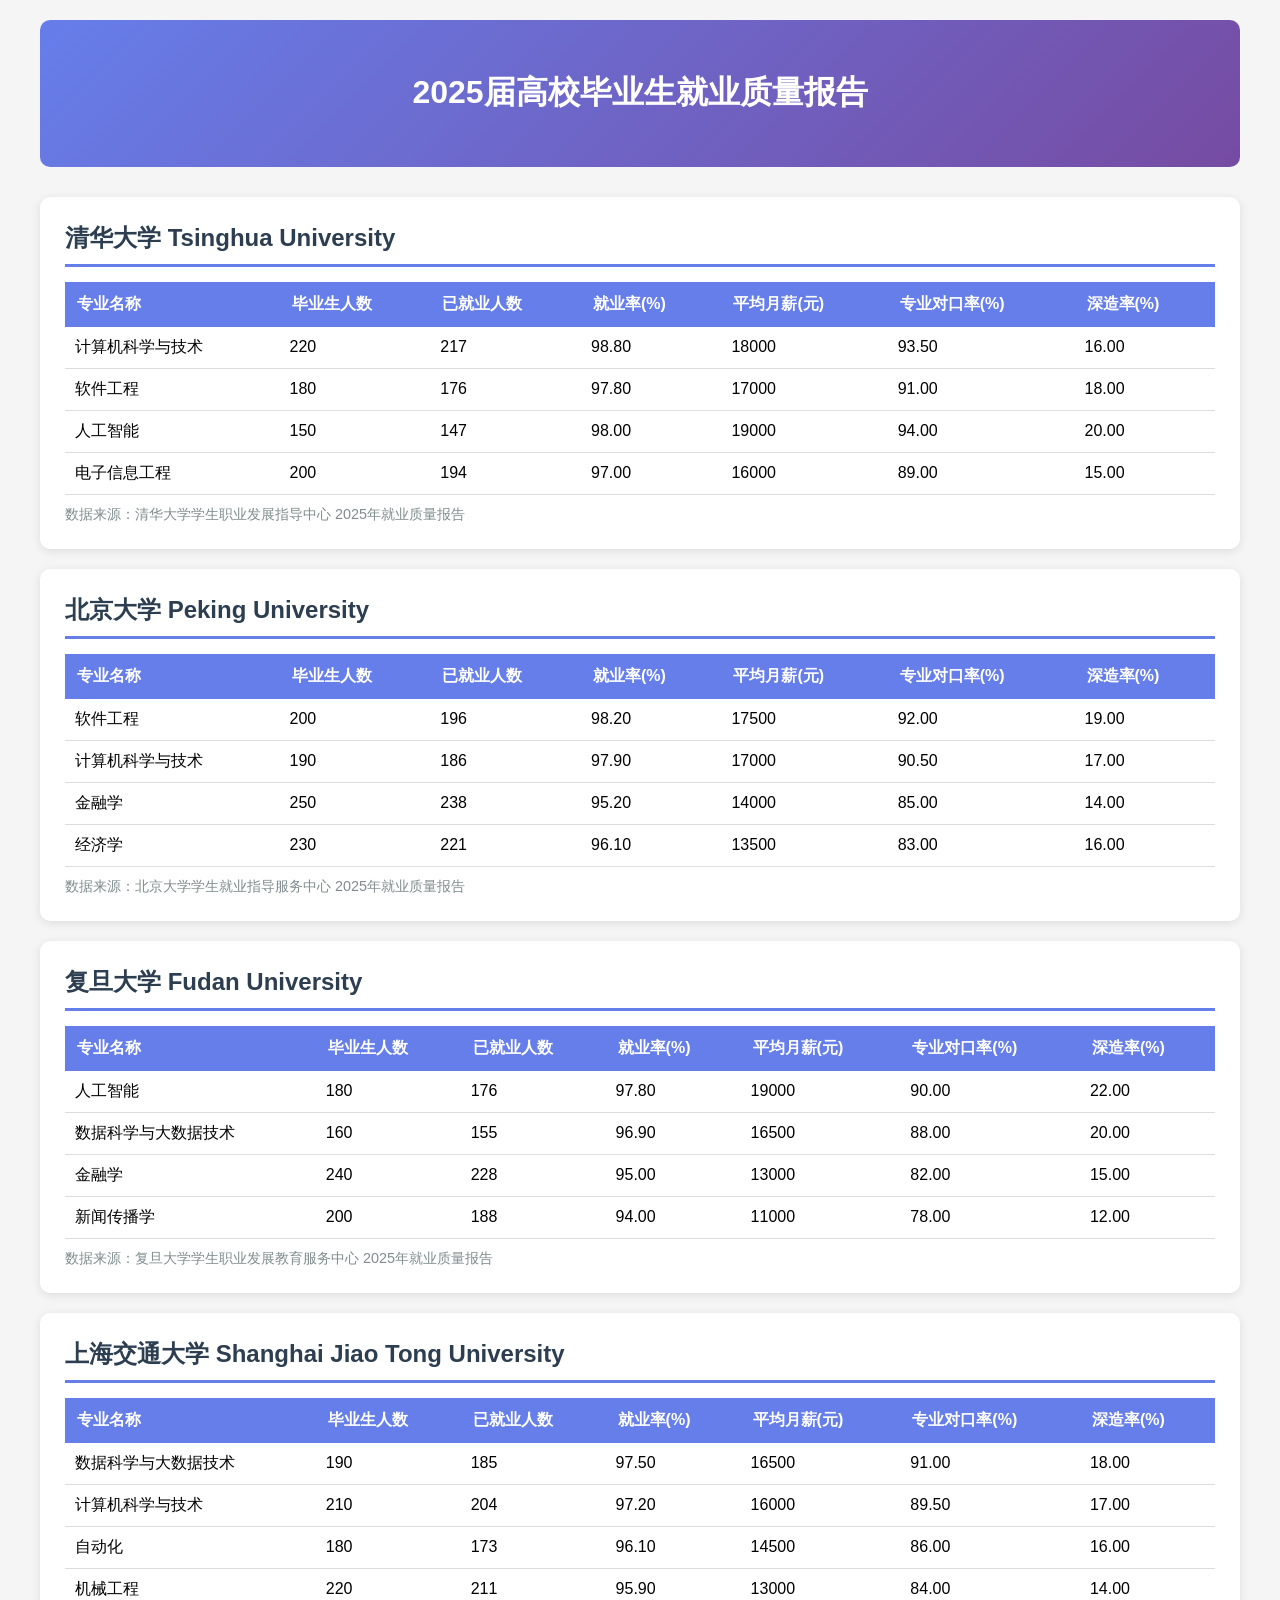
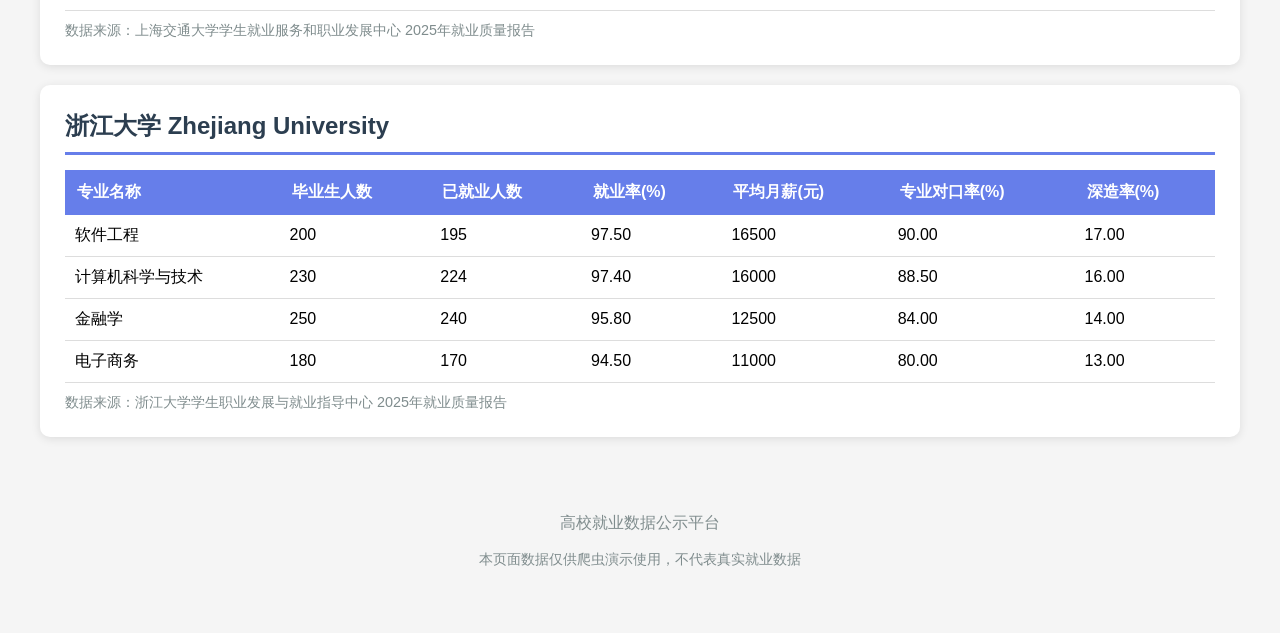
<file: presure_analysis/src/main/resources/static/mock-data/employment-report.html>
<!DOCTYPE html>
<html lang="zh-CN">
<head>
    <meta charset="UTF-8">
    <meta name="viewport" content="width=device-width, initial-scale=1.0">
    <title>2025届高校毕业生就业质量报告 - 数据公示</title>
    <style>
        body {
            font-family: Arial, sans-serif;
            max-width: 1200px;
            margin: 0 auto;
            padding: 20px;
            background: #f5f5f5;
        }
        .header {
            background: linear-gradient(135deg, #667eea 0%, #764ba2 100%);
            color: white;
            padding: 30px;
            border-radius: 10px;
            text-align: center;
            margin-bottom: 30px;
        }
        .university-section {
            background: white;
            padding: 25px;
            margin-bottom: 20px;
            border-radius: 10px;
            box-shadow: 0 2px 10px rgba(0,0,0,0.1);
        }
        .university-name {
            font-size: 24px;
            font-weight: bold;
            color: #2c3e50;
            margin-bottom: 15px;
            border-bottom: 3px solid #667eea;
            padding-bottom: 10px;
        }
        table {
            width: 100%;
            border-collapse: collapse;
            margin-top: 15px;
        }
        th {
            background: #667eea;
            color: white;
            padding: 12px;
            text-align: left;
            font-weight: bold;
        }
        td {
            padding: 10px;
            border-bottom: 1px solid #ddd;
        }
        tr:hover {
            background: #f8f9fa;
        }
        .stat-value {
            font-weight: bold;
            color: #27ae60;
        }
        .data-source {
            color: #7f8c8d;
            font-size: 0.9em;
            margin-top: 10px;
        }
    </style>
</head>
<body>
    <div class="header">
        <h1>2025届高校毕业生就业质量报告</h1>
<!--        <p>Employment Quality Report 2025</p>-->
<!--        <p style="font-size: 0.9em;">数据来源：各高校就业指导中心 | 统计时间：2025年6月</p>-->
    </div>

    <!-- 清华大学 -->
    <div class="university-section" data-university="清华大学">
        <div class="university-name">清华大学 Tsinghua University</div>
        <table class="employment-table">
            <thead>
                <tr>
                    <th>专业名称</th>
                    <th>毕业生人数</th>
                    <th>已就业人数</th>
                    <th>就业率(%)</th>
                    <th>平均月薪(元)</th>
                    <th>专业对口率(%)</th>
                    <th>深造率(%)</th>
                </tr>
            </thead>
            <tbody>
                <tr>
                    <td class="major">计算机科学与技术</td>
                    <td class="graduate-count">220</td>
                    <td class="employed-count">217</td>
                    <td class="rate">98.80</td>
                    <td class="salary">18000</td>
                    <td class="match-rate">93.50</td>
                    <td class="study-rate">16.00</td>
                </tr>
                <tr>
                    <td class="major">软件工程</td>
                    <td class="graduate-count">180</td>
                    <td class="employed-count">176</td>
                    <td class="rate">97.80</td>
                    <td class="salary">17000</td>
                    <td class="match-rate">91.00</td>
                    <td class="study-rate">18.00</td>
                </tr>
                <tr>
                    <td class="major">人工智能</td>
                    <td class="graduate-count">150</td>
                    <td class="employed-count">147</td>
                    <td class="rate">98.00</td>
                    <td class="salary">19000</td>
                    <td class="match-rate">94.00</td>
                    <td class="study-rate">20.00</td>
                </tr>
                <tr>
                    <td class="major">电子信息工程</td>
                    <td class="graduate-count">200</td>
                    <td class="employed-count">194</td>
                    <td class="rate">97.00</td>
                    <td class="salary">16000</td>
                    <td class="match-rate">89.00</td>
                    <td class="study-rate">15.00</td>
                </tr>
            </tbody>
        </table>
        <div class="data-source">数据来源：清华大学学生职业发展指导中心 2025年就业质量报告</div>
    </div>

    <!-- 北京大学 -->
    <div class="university-section" data-university="北京大学">
        <div class="university-name">北京大学 Peking University</div>
        <table class="employment-table">
            <thead>
                <tr>
                    <th>专业名称</th>
                    <th>毕业生人数</th>
                    <th>已就业人数</th>
                    <th>就业率(%)</th>
                    <th>平均月薪(元)</th>
                    <th>专业对口率(%)</th>
                    <th>深造率(%)</th>
                </tr>
            </thead>
            <tbody>
                <tr>
                    <td class="major">软件工程</td>
                    <td class="graduate-count">200</td>
                    <td class="employed-count">196</td>
                    <td class="rate">98.20</td>
                    <td class="salary">17500</td>
                    <td class="match-rate">92.00</td>
                    <td class="study-rate">19.00</td>
                </tr>
                <tr>
                    <td class="major">计算机科学与技术</td>
                    <td class="graduate-count">190</td>
                    <td class="employed-count">186</td>
                    <td class="rate">97.90</td>
                    <td class="salary">17000</td>
                    <td class="match-rate">90.50</td>
                    <td class="study-rate">17.00</td>
                </tr>
                <tr>
                    <td class="major">金融学</td>
                    <td class="graduate-count">250</td>
                    <td class="employed-count">238</td>
                    <td class="rate">95.20</td>
                    <td class="salary">14000</td>
                    <td class="match-rate">85.00</td>
                    <td class="study-rate">14.00</td>
                </tr>
                <tr>
                    <td class="major">经济学</td>
                    <td class="graduate-count">230</td>
                    <td class="employed-count">221</td>
                    <td class="rate">96.10</td>
                    <td class="salary">13500</td>
                    <td class="match-rate">83.00</td>
                    <td class="study-rate">16.00</td>
                </tr>
            </tbody>
        </table>
        <div class="data-source">数据来源：北京大学学生就业指导服务中心 2025年就业质量报告</div>
    </div>

    <!-- 复旦大学 -->
    <div class="university-section" data-university="复旦大学">
        <div class="university-name">复旦大学 Fudan University</div>
        <table class="employment-table">
            <thead>
                <tr>
                    <th>专业名称</th>
                    <th>毕业生人数</th>
                    <th>已就业人数</th>
                    <th>就业率(%)</th>
                    <th>平均月薪(元)</th>
                    <th>专业对口率(%)</th>
                    <th>深造率(%)</th>
                </tr>
            </thead>
            <tbody>
                <tr>
                    <td class="major">人工智能</td>
                    <td class="graduate-count">180</td>
                    <td class="employed-count">176</td>
                    <td class="rate">97.80</td>
                    <td class="salary">19000</td>
                    <td class="match-rate">90.00</td>
                    <td class="study-rate">22.00</td>
                </tr>
                <tr>
                    <td class="major">数据科学与大数据技术</td>
                    <td class="graduate-count">160</td>
                    <td class="employed-count">155</td>
                    <td class="rate">96.90</td>
                    <td class="salary">16500</td>
                    <td class="match-rate">88.00</td>
                    <td class="study-rate">20.00</td>
                </tr>
                <tr>
                    <td class="major">金融学</td>
                    <td class="graduate-count">240</td>
                    <td class="employed-count">228</td>
                    <td class="rate">95.00</td>
                    <td class="salary">13000</td>
                    <td class="match-rate">82.00</td>
                    <td class="study-rate">15.00</td>
                </tr>
                <tr>
                    <td class="major">新闻传播学</td>
                    <td class="graduate-count">200</td>
                    <td class="employed-count">188</td>
                    <td class="rate">94.00</td>
                    <td class="salary">11000</td>
                    <td class="match-rate">78.00</td>
                    <td class="study-rate">12.00</td>
                </tr>
            </tbody>
        </table>
        <div class="data-source">数据来源：复旦大学学生职业发展教育服务中心 2025年就业质量报告</div>
    </div>

    <!-- 上海交通大学 -->
    <div class="university-section" data-university="上海交通大学">
        <div class="university-name">上海交通大学 Shanghai Jiao Tong University</div>
        <table class="employment-table">
            <thead>
                <tr>
                    <th>专业名称</th>
                    <th>毕业生人数</th>
                    <th>已就业人数</th>
                    <th>就业率(%)</th>
                    <th>平均月薪(元)</th>
                    <th>专业对口率(%)</th>
                    <th>深造率(%)</th>
                </tr>
            </thead>
            <tbody>
                <tr>
                    <td class="major">数据科学与大数据技术</td>
                    <td class="graduate-count">190</td>
                    <td class="employed-count">185</td>
                    <td class="rate">97.50</td>
                    <td class="salary">16500</td>
                    <td class="match-rate">91.00</td>
                    <td class="study-rate">18.00</td>
                </tr>
                <tr>
                    <td class="major">计算机科学与技术</td>
                    <td class="graduate-count">210</td>
                    <td class="employed-count">204</td>
                    <td class="rate">97.20</td>
                    <td class="salary">16000</td>
                    <td class="match-rate">89.50</td>
                    <td class="study-rate">17.00</td>
                </tr>
                <tr>
                    <td class="major">自动化</td>
                    <td class="graduate-count">180</td>
                    <td class="employed-count">173</td>
                    <td class="rate">96.10</td>
                    <td class="salary">14500</td>
                    <td class="match-rate">86.00</td>
                    <td class="study-rate">16.00</td>
                </tr>
                <tr>
                    <td class="major">机械工程</td>
                    <td class="graduate-count">220</td>
                    <td class="employed-count">211</td>
                    <td class="rate">95.90</td>
                    <td class="salary">13000</td>
                    <td class="match-rate">84.00</td>
                    <td class="study-rate">14.00</td>
                </tr>
            </tbody>
        </table>
        <div class="data-source">数据来源：上海交通大学学生就业服务和职业发展中心 2025年就业质量报告</div>
    </div>

    <!-- 浙江大学 -->
    <div class="university-section" data-university="浙江大学">
        <div class="university-name">浙江大学 Zhejiang University</div>
        <table class="employment-table">
            <thead>
                <tr>
                    <th>专业名称</th>
                    <th>毕业生人数</th>
                    <th>已就业人数</th>
                    <th>就业率(%)</th>
                    <th>平均月薪(元)</th>
                    <th>专业对口率(%)</th>
                    <th>深造率(%)</th>
                </tr>
            </thead>
            <tbody>
                <tr>
                    <td class="major">软件工程</td>
                    <td class="graduate-count">200</td>
                    <td class="employed-count">195</td>
                    <td class="rate">97.50</td>
                    <td class="salary">16500</td>
                    <td class="match-rate">90.00</td>
                    <td class="study-rate">17.00</td>
                </tr>
                <tr>
                    <td class="major">计算机科学与技术</td>
                    <td class="graduate-count">230</td>
                    <td class="employed-count">224</td>
                    <td class="rate">97.40</td>
                    <td class="salary">16000</td>
                    <td class="match-rate">88.50</td>
                    <td class="study-rate">16.00</td>
                </tr>
                <tr>
                    <td class="major">金融学</td>
                    <td class="graduate-count">250</td>
                    <td class="employed-count">240</td>
                    <td class="rate">95.80</td>
                    <td class="salary">12500</td>
                    <td class="match-rate">84.00</td>
                    <td class="study-rate">14.00</td>
                </tr>
                <tr>
                    <td class="major">电子商务</td>
                    <td class="graduate-count">180</td>
                    <td class="employed-count">170</td>
                    <td class="rate">94.50</td>
                    <td class="salary">11000</td>
                    <td class="match-rate">80.00</td>
                    <td class="study-rate">13.00</td>
                </tr>
            </tbody>
        </table>
        <div class="data-source">数据来源：浙江大学学生职业发展与就业指导中心 2025年就业质量报告</div>
    </div>

    <footer style="text-align: center; padding: 30px; color: #7f8c8d; margin-top: 30px;">
        <p>高校就业数据公示平台</p>
        <p style="font-size: 0.9em;">本页面数据仅供爬虫演示使用，不代表真实就业数据</p>
    </footer>
</body>
</html>
</file>
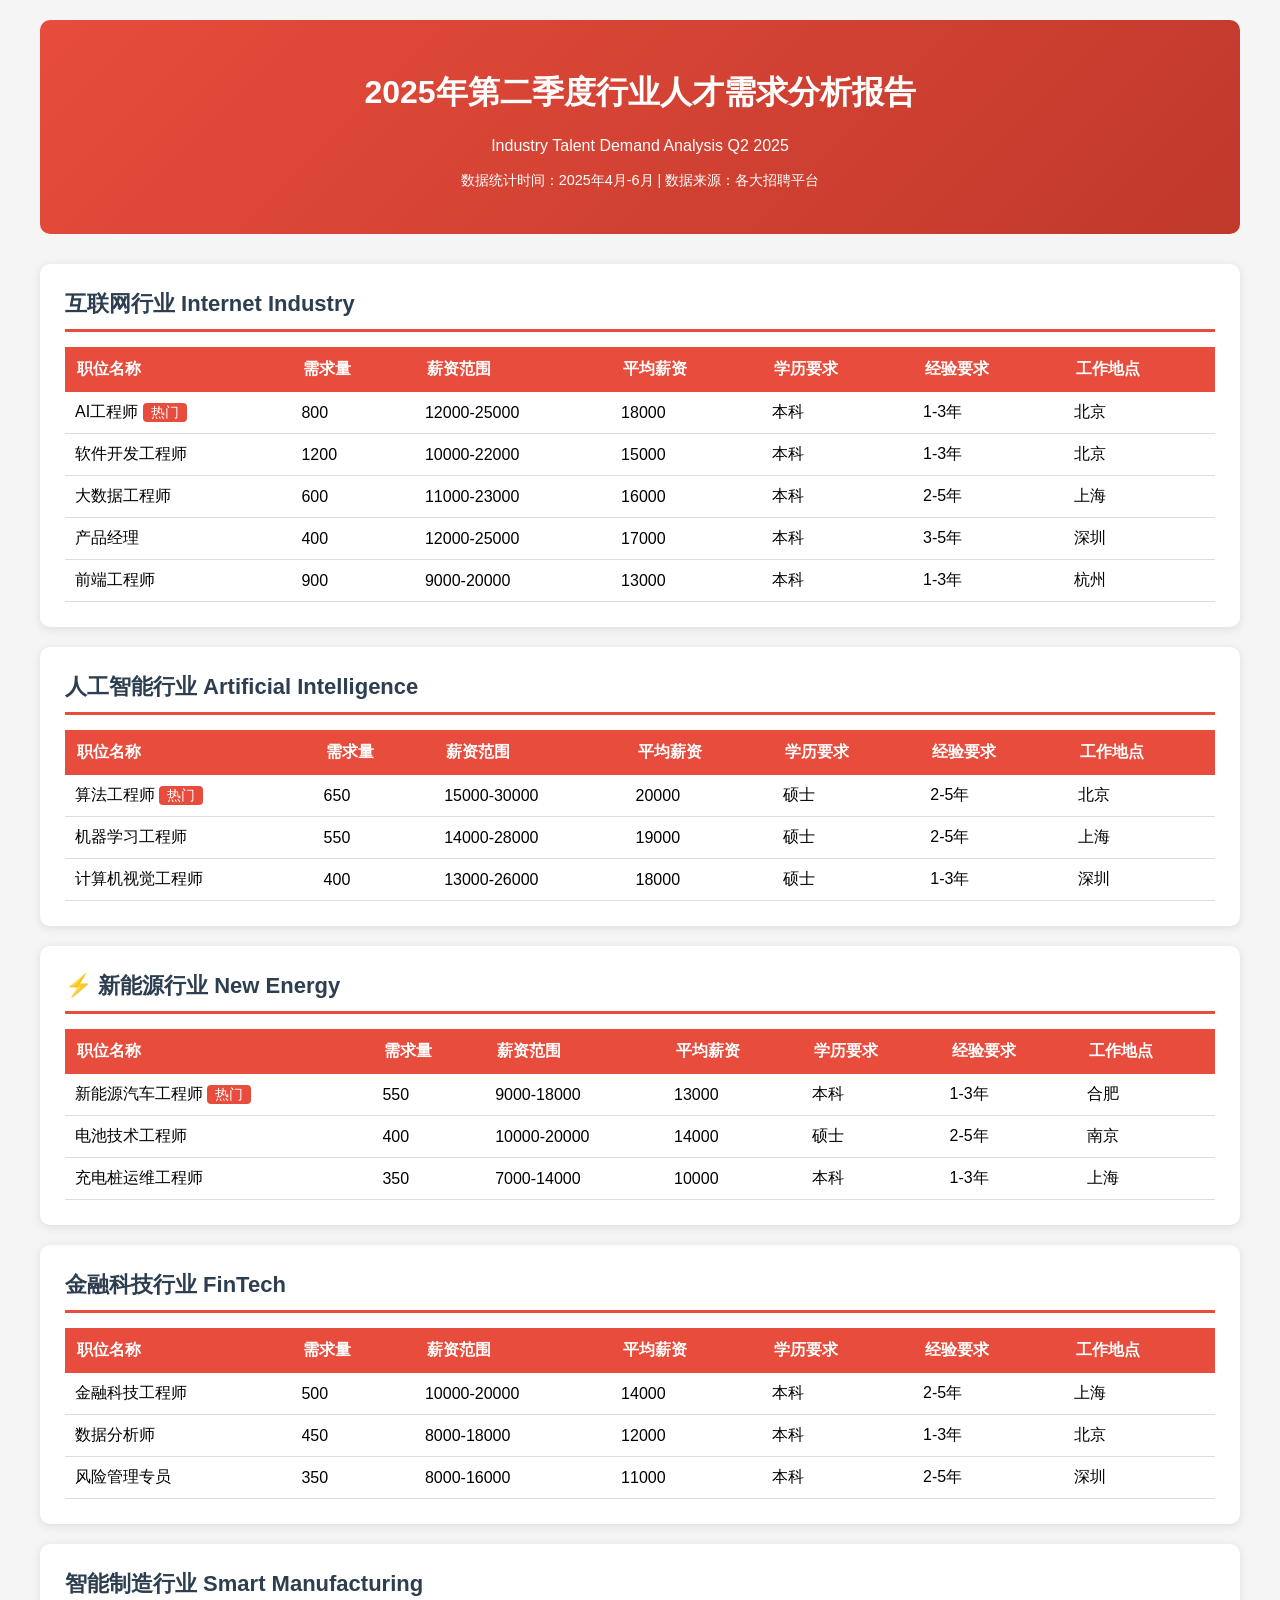
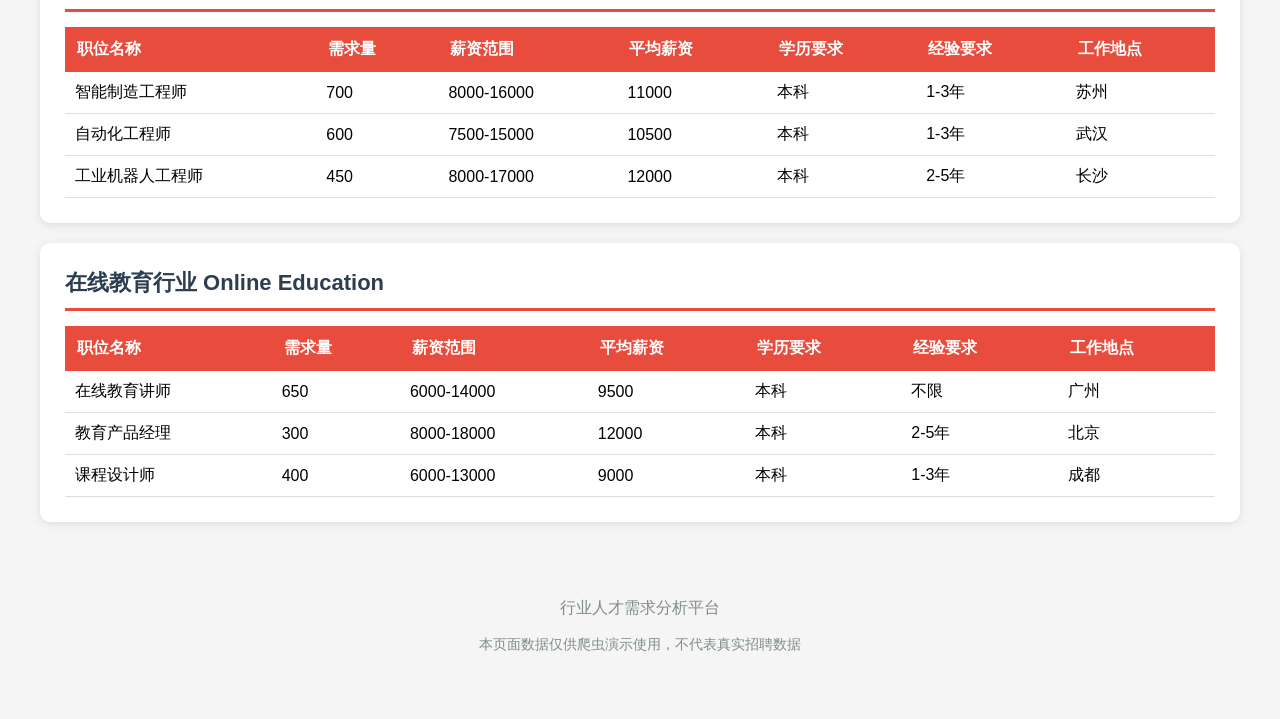
<file: presure_analysis/src/main/resources/static/mock-data/industry-demand.html>
<!DOCTYPE html>
<html lang="zh-CN">
<head>
    <meta charset="UTF-8">
    <meta name="viewport" content="width=device-width, initial-scale=1.0">
    <title>2025年Q2行业人才需求分析报告</title>
    <style>
        body {
            font-family: Arial, sans-serif;
            max-width: 1200px;
            margin: 0 auto;
            padding: 20px;
            background: #f5f5f5;
        }
        .header {
            background: linear-gradient(135deg, #e74c3c 0%, #c0392b 100%);
            color: white;
            padding: 30px;
            border-radius: 10px;
            text-align: center;
            margin-bottom: 30px;
        }
        .industry-section {
            background: white;
            padding: 25px;
            margin-bottom: 20px;
            border-radius: 10px;
            box-shadow: 0 2px 10px rgba(0,0,0,0.1);
        }
        .industry-name {
            font-size: 22px;
            font-weight: bold;
            color: #2c3e50;
            margin-bottom: 15px;
            border-bottom: 3px solid #e74c3c;
            padding-bottom: 10px;
        }
        table {
            width: 100%;
            border-collapse: collapse;
            margin-top: 15px;
        }
        th {
            background: #e74c3c;
            color: white;
            padding: 12px;
            text-align: left;
        }
        td {
            padding: 10px;
            border-bottom: 1px solid #ddd;
        }
        tr:hover {
            background: #f8f9fa;
        }
        .hot-tag {
            background: #e74c3c;
            color: white;
            padding: 2px 8px;
            border-radius: 4px;
            font-size: 0.85em;
        }
    </style>
</head>
<body>
    <div class="header">
        <h1>2025年第二季度行业人才需求分析报告</h1>
        <p>Industry Talent Demand Analysis Q2 2025</p>
        <p style="font-size: 0.9em;">数据统计时间：2025年4月-6月 | 数据来源：各大招聘平台</p>
    </div>

    <!-- 互联网行业 -->
    <div class="industry-section" data-industry="互联网">
        <div class="industry-name">互联网行业 Internet Industry</div>
        <table class="job-table">
            <thead>
                <tr>
                    <th>职位名称</th>
                    <th>需求量</th>
                    <th>薪资范围</th>
                    <th>平均薪资</th>
                    <th>学历要求</th>
                    <th>经验要求</th>
                    <th>工作地点</th>
                </tr>
            </thead>
            <tbody>
                <tr>
                    <td class="position">AI工程师 <span class="hot-tag">热门</span></td>
                    <td class="demand">800</td>
                    <td class="salary-range">12000-25000</td>
                    <td class="avg-salary">18000</td>
                    <td class="education">本科</td>
                    <td class="experience">1-3年</td>
                    <td class="location">北京</td>
                </tr>
                <tr>
                    <td class="position">软件开发工程师</td>
                    <td class="demand">1200</td>
                    <td class="salary-range">10000-22000</td>
                    <td class="avg-salary">15000</td>
                    <td class="education">本科</td>
                    <td class="experience">1-3年</td>
                    <td class="location">北京</td>
                </tr>
                <tr>
                    <td class="position">大数据工程师</td>
                    <td class="demand">600</td>
                    <td class="salary-range">11000-23000</td>
                    <td class="avg-salary">16000</td>
                    <td class="education">本科</td>
                    <td class="experience">2-5年</td>
                    <td class="location">上海</td>
                </tr>
                <tr>
                    <td class="position">产品经理</td>
                    <td class="demand">400</td>
                    <td class="salary-range">12000-25000</td>
                    <td class="avg-salary">17000</td>
                    <td class="education">本科</td>
                    <td class="experience">3-5年</td>
                    <td class="location">深圳</td>
                </tr>
                <tr>
                    <td class="position">前端工程师</td>
                    <td class="demand">900</td>
                    <td class="salary-range">9000-20000</td>
                    <td class="avg-salary">13000</td>
                    <td class="education">本科</td>
                    <td class="experience">1-3年</td>
                    <td class="location">杭州</td>
                </tr>
            </tbody>
        </table>
    </div>

    <!-- 人工智能行业 -->
    <div class="industry-section" data-industry="人工智能">
        <div class="industry-name">人工智能行业 Artificial Intelligence</div>
        <table class="job-table">
            <thead>
                <tr>
                    <th>职位名称</th>
                    <th>需求量</th>
                    <th>薪资范围</th>
                    <th>平均薪资</th>
                    <th>学历要求</th>
                    <th>经验要求</th>
                    <th>工作地点</th>
                </tr>
            </thead>
            <tbody>
                <tr>
                    <td class="position">算法工程师 <span class="hot-tag">热门</span></td>
                    <td class="demand">650</td>
                    <td class="salary-range">15000-30000</td>
                    <td class="avg-salary">20000</td>
                    <td class="education">硕士</td>
                    <td class="experience">2-5年</td>
                    <td class="location">北京</td>
                </tr>
                <tr>
                    <td class="position">机器学习工程师</td>
                    <td class="demand">550</td>
                    <td class="salary-range">14000-28000</td>
                    <td class="avg-salary">19000</td>
                    <td class="education">硕士</td>
                    <td class="experience">2-5年</td>
                    <td class="location">上海</td>
                </tr>
                <tr>
                    <td class="position">计算机视觉工程师</td>
                    <td class="demand">400</td>
                    <td class="salary-range">13000-26000</td>
                    <td class="avg-salary">18000</td>
                    <td class="education">硕士</td>
                    <td class="experience">1-3年</td>
                    <td class="location">深圳</td>
                </tr>
            </tbody>
        </table>
    </div>

    <!-- 新能源行业 -->
    <div class="industry-section" data-industry="新能源">
        <div class="industry-name">⚡ 新能源行业 New Energy</div>
        <table class="job-table">
            <thead>
                <tr>
                    <th>职位名称</th>
                    <th>需求量</th>
                    <th>薪资范围</th>
                    <th>平均薪资</th>
                    <th>学历要求</th>
                    <th>经验要求</th>
                    <th>工作地点</th>
                </tr>
            </thead>
            <tbody>
                <tr>
                    <td class="position">新能源汽车工程师 <span class="hot-tag">热门</span></td>
                    <td class="demand">550</td>
                    <td class="salary-range">9000-18000</td>
                    <td class="avg-salary">13000</td>
                    <td class="education">本科</td>
                    <td class="experience">1-3年</td>
                    <td class="location">合肥</td>
                </tr>
                <tr>
                    <td class="position">电池技术工程师</td>
                    <td class="demand">400</td>
                    <td class="salary-range">10000-20000</td>
                    <td class="avg-salary">14000</td>
                    <td class="education">硕士</td>
                    <td class="experience">2-5年</td>
                    <td class="location">南京</td>
                </tr>
                <tr>
                    <td class="position">充电桩运维工程师</td>
                    <td class="demand">350</td>
                    <td class="salary-range">7000-14000</td>
                    <td class="avg-salary">10000</td>
                    <td class="education">本科</td>
                    <td class="experience">1-3年</td>
                    <td class="location">上海</td>
                </tr>
            </tbody>
        </table>
    </div>

    <!-- 金融科技行业 -->
    <div class="industry-section" data-industry="金融科技">
        <div class="industry-name">金融科技行业 FinTech</div>
        <table class="job-table">
            <thead>
                <tr>
                    <th>职位名称</th>
                    <th>需求量</th>
                    <th>薪资范围</th>
                    <th>平均薪资</th>
                    <th>学历要求</th>
                    <th>经验要求</th>
                    <th>工作地点</th>
                </tr>
            </thead>
            <tbody>
                <tr>
                    <td class="position">金融科技工程师</td>
                    <td class="demand">500</td>
                    <td class="salary-range">10000-20000</td>
                    <td class="avg-salary">14000</td>
                    <td class="education">本科</td>
                    <td class="experience">2-5年</td>
                    <td class="location">上海</td>
                </tr>
                <tr>
                    <td class="position">数据分析师</td>
                    <td class="demand">450</td>
                    <td class="salary-range">8000-18000</td>
                    <td class="avg-salary">12000</td>
                    <td class="education">本科</td>
                    <td class="experience">1-3年</td>
                    <td class="location">北京</td>
                </tr>
                <tr>
                    <td class="position">风险管理专员</td>
                    <td class="demand">350</td>
                    <td class="salary-range">8000-16000</td>
                    <td class="avg-salary">11000</td>
                    <td class="education">本科</td>
                    <td class="experience">2-5年</td>
                    <td class="location">深圳</td>
                </tr>
            </tbody>
        </table>
    </div>

    <!-- 智能制造行业 -->
    <div class="industry-section" data-industry="智能制造">
        <div class="industry-name">智能制造行业 Smart Manufacturing</div>
        <table class="job-table">
            <thead>
                <tr>
                    <th>职位名称</th>
                    <th>需求量</th>
                    <th>薪资范围</th>
                    <th>平均薪资</th>
                    <th>学历要求</th>
                    <th>经验要求</th>
                    <th>工作地点</th>
                </tr>
            </thead>
            <tbody>
                <tr>
                    <td class="position">智能制造工程师</td>
                    <td class="demand">700</td>
                    <td class="salary-range">8000-16000</td>
                    <td class="avg-salary">11000</td>
                    <td class="education">本科</td>
                    <td class="experience">1-3年</td>
                    <td class="location">苏州</td>
                </tr>
                <tr>
                    <td class="position">自动化工程师</td>
                    <td class="demand">600</td>
                    <td class="salary-range">7500-15000</td>
                    <td class="avg-salary">10500</td>
                    <td class="education">本科</td>
                    <td class="experience">1-3年</td>
                    <td class="location">武汉</td>
                </tr>
                <tr>
                    <td class="position">工业机器人工程师</td>
                    <td class="demand">450</td>
                    <td class="salary-range">8000-17000</td>
                    <td class="avg-salary">12000</td>
                    <td class="education">本科</td>
                    <td class="experience">2-5年</td>
                    <td class="location">长沙</td>
                </tr>
            </tbody>
        </table>
    </div>

    <!-- 在线教育行业 -->
    <div class="industry-section" data-industry="在线教育">
        <div class="industry-name">在线教育行业 Online Education</div>
        <table class="job-table">
            <thead>
                <tr>
                    <th>职位名称</th>
                    <th>需求量</th>
                    <th>薪资范围</th>
                    <th>平均薪资</th>
                    <th>学历要求</th>
                    <th>经验要求</th>
                    <th>工作地点</th>
                </tr>
            </thead>
            <tbody>
                <tr>
                    <td class="position">在线教育讲师</td>
                    <td class="demand">650</td>
                    <td class="salary-range">6000-14000</td>
                    <td class="avg-salary">9500</td>
                    <td class="education">本科</td>
                    <td class="experience">不限</td>
                    <td class="location">广州</td>
                </tr>
                <tr>
                    <td class="position">教育产品经理</td>
                    <td class="demand">300</td>
                    <td class="salary-range">8000-18000</td>
                    <td class="avg-salary">12000</td>
                    <td class="education">本科</td>
                    <td class="experience">2-5年</td>
                    <td class="location">北京</td>
                </tr>
                <tr>
                    <td class="position">课程设计师</td>
                    <td class="demand">400</td>
                    <td class="salary-range">6000-13000</td>
                    <td class="avg-salary">9000</td>
                    <td class="education">本科</td>
                    <td class="experience">1-3年</td>
                    <td class="location">成都</td>
                </tr>
            </tbody>
        </table>
    </div>

    <footer style="text-align: center; padding: 30px; color: #7f8c8d; margin-top: 30px;">
        <p>行业人才需求分析平台</p>
        <p style="font-size: 0.9em;">本页面数据仅供爬虫演示使用，不代表真实招聘数据</p>
    </footer>
</body>
</html>
</file>
